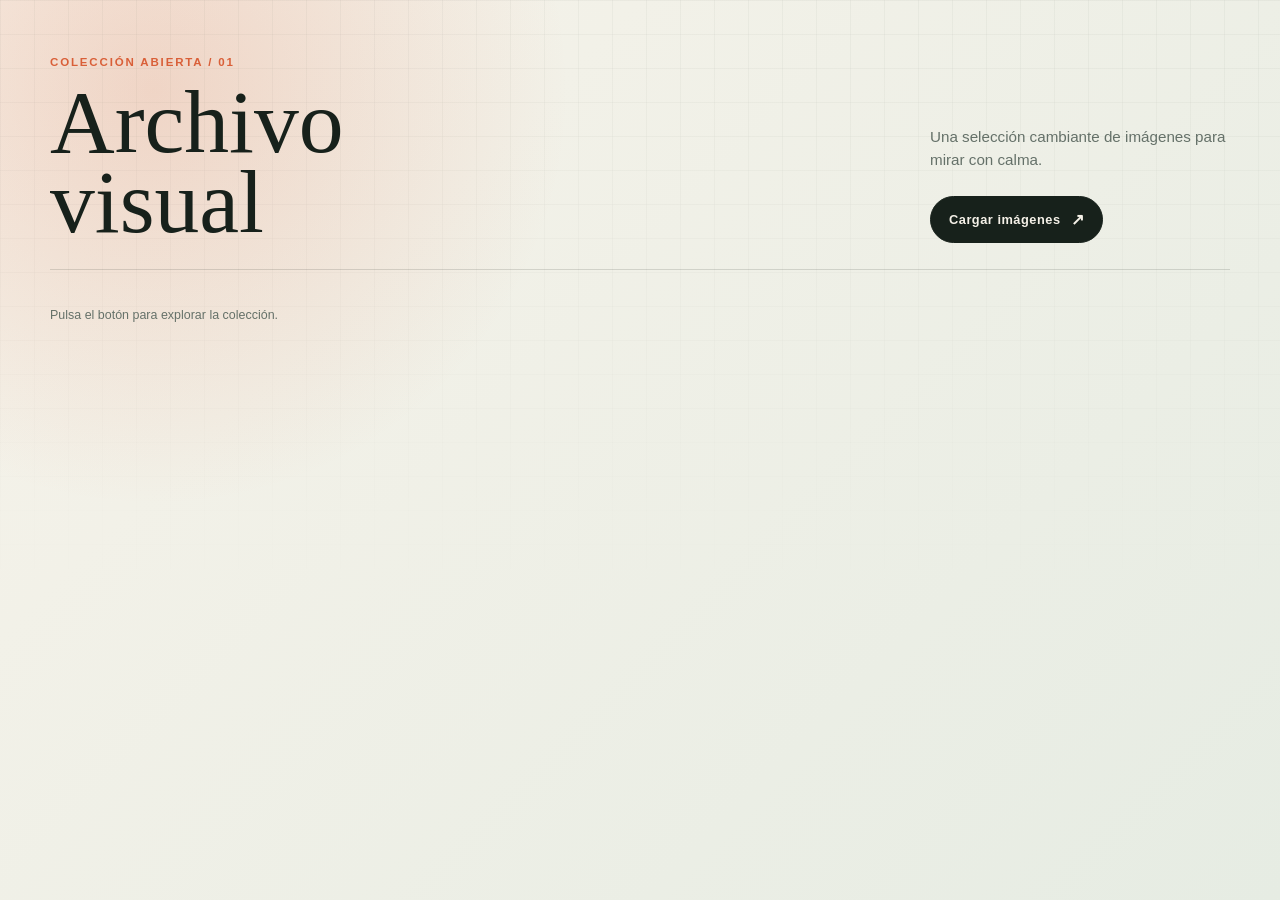
<file: api-imagenes/index.html>
<!DOCTYPE html>
<html lang="es">
<head>
    <meta charset="UTF-8">
    <meta name="viewport" content="width=device-width, initial-scale=1.0">
    <meta name="description" content="Una galería editorial alimentada por la API de Picsum.">
    <title>Archivo visual | Galería</title>
    <style>
        :root { --ink: #17211b; --muted: #657169; --paper: #f5f1e8; --panel: rgba(255, 253, 248, 0.84); --accent: #d95f38; --line: rgba(23, 33, 27, 0.14); --shadow: 0 18px 50px rgba(46, 38, 27, 0.12); }
        * { box-sizing: border-box; }
        body { min-height: 100vh; margin: 0; color: var(--ink); font-family: Georgia, "Times New Roman", serif; background: radial-gradient(circle at 12% 10%, rgba(217, 95, 56, 0.2), transparent 26rem), linear-gradient(135deg, #f7f3ea 0%, #e6ece3 100%); }
        body::before { position: fixed; inset: 0; z-index: -1; opacity: 0.25; background-image: linear-gradient(var(--line) 1px, transparent 1px), linear-gradient(90deg, var(--line) 1px, transparent 1px); background-size: 34px 34px; content: ""; mask-image: linear-gradient(to bottom, black, transparent 70%); }
        .contenedor { width: min(1180px, calc(100% - 40px)); margin: 0 auto; padding: 56px 0 72px; }
        .cabecera { display: flex; align-items: end; justify-content: space-between; gap: 32px; margin-bottom: 38px; border-bottom: 1px solid var(--line); padding-bottom: 26px; }
        .eyebrow { margin: 0 0 12px; color: var(--accent); font: 700 0.72rem/1.2 Arial, sans-serif; letter-spacing: 0.16em; text-transform: uppercase; }
        h1 { max-width: 620px; margin: 0; font-size: clamp(2.8rem, 7vw, 6.4rem); font-weight: 400; line-height: 0.9; letter-spacing: 0; }
        .descripcion { max-width: 300px; margin: 0; color: var(--muted); font: 0.95rem/1.5 Arial, sans-serif; }
        .btn-cargar { display: inline-flex; align-items: center; gap: 10px; margin-top: 24px; padding: 13px 18px; border: 1px solid var(--ink); border-radius: 999px; color: var(--paper); background: var(--ink); font: 700 0.8rem Arial, sans-serif; letter-spacing: 0.04em; cursor: pointer; transition: transform 180ms ease, background 180ms ease; }
        .btn-cargar::after { content: "↗"; font-size: 1rem; }
        .btn-cargar:hover { transform: translateY(-2px); background: var(--accent); }
        .btn-cargar:disabled { cursor: wait; opacity: 0.65; transform: none; }
        .estado { min-height: 22px; margin: 0 0 20px; color: var(--muted); font: 0.78rem Arial, sans-serif; }
        .error { color: #a93428; }
        .galeria { display: grid; grid-template-columns: repeat(4, 1fr); gap: 18px; }
        .img-card { overflow: hidden; border: 1px solid var(--line); border-radius: 4px; background: var(--panel); box-shadow: var(--shadow); animation: aparecer 500ms both; }
        .img-card:nth-child(2n) { transform: translateY(24px); }
        .img-card img { display: block; width: 100%; aspect-ratio: 4 / 3; object-fit: cover; filter: saturate(0.82); transition: transform 400ms ease, filter 400ms ease; }
        .img-card:hover img { transform: scale(1.05); filter: saturate(1); }
        .img-card h2 { margin: 0; padding: 15px 16px 17px; font-size: 1.05rem; font-weight: 400; }
        @keyframes aparecer { from { opacity: 0; transform: translateY(14px); } to { opacity: 1; transform: translateY(0); } }
        @media (max-width: 850px) { .galeria { grid-template-columns: repeat(2, 1fr); } .img-card:nth-child(2n) { transform: none; } }
        @media (max-width: 560px) { .contenedor { width: min(100% - 28px, 440px); padding-top: 34px; } .cabecera { display: block; } .galeria { grid-template-columns: 1fr; } }
    </style>
</head>
<body>
    <div class="contenedor">
        <header class="cabecera">
            <div>
                <p class="eyebrow">Colección abierta / 01</p>
                <h1>Archivo<br>visual</h1>
            </div>
            <div>
                <p class="descripcion">Una selección cambiante de imágenes para mirar con calma.</p>
                <button class="btn-cargar" type="button">Cargar imágenes</button>
            </div>
        </header>
        <p class="estado" aria-live="polite">Pulsa el botón para explorar la colección.</p>
        <div class="galeria"></div>
    </div>

    <script src="galeria.js"></script>
</body>
</html>
</file>
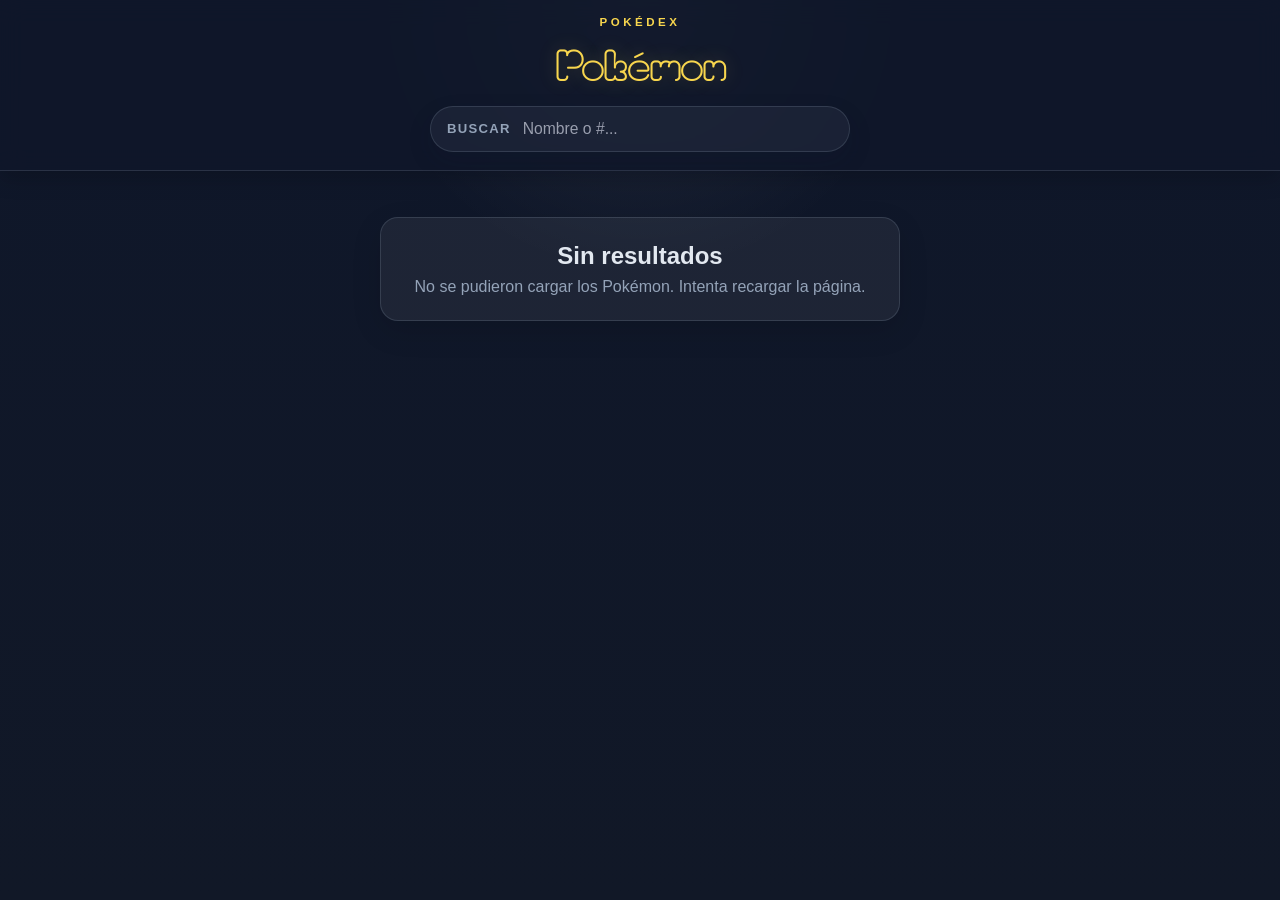
<file: api-pokemon/index.html>
<!doctype html>
<html lang="es">
  <head>
    <meta charset="UTF-8" />
    <meta name="viewport" content="width=device-width, initial-scale=1.0" />
    <link rel="preconnect" href="https://fonts.googleapis.com" />
    <link rel="preconnect" href="https://fonts.gstatic.com" crossorigin />
    <link href="https://fonts.googleapis.com/css2?family=Moirai+One&display=swap" rel="stylesheet" />
    <link rel="stylesheet" href="style.css" />
    <title>Pokédex</title>
  </head>
  <body>
    <header class="site-header">
      <div class="header-content">
        <div class="header-title-wrap">
          <p class="eyebrow">Pokédex</p>
          <h1 class="tipos">Pokémon</h1>
        </div>

        <label class="search-field" for="searchPokemon">
          <span>Buscar</span>
          <input
            id="searchPokemon"
            type="search"
            placeholder="Nombre o #..."
            aria-label="Buscar Pokémon"
          />
        </label>
      </div>
    </header>

    <main>
      <div id="todos">
        <div class="pokemonTodos" id="listaPokemon"></div>
      </div>
    </main>

    <script src="pokemon.js"></script>
  </body>
</html>
</file>
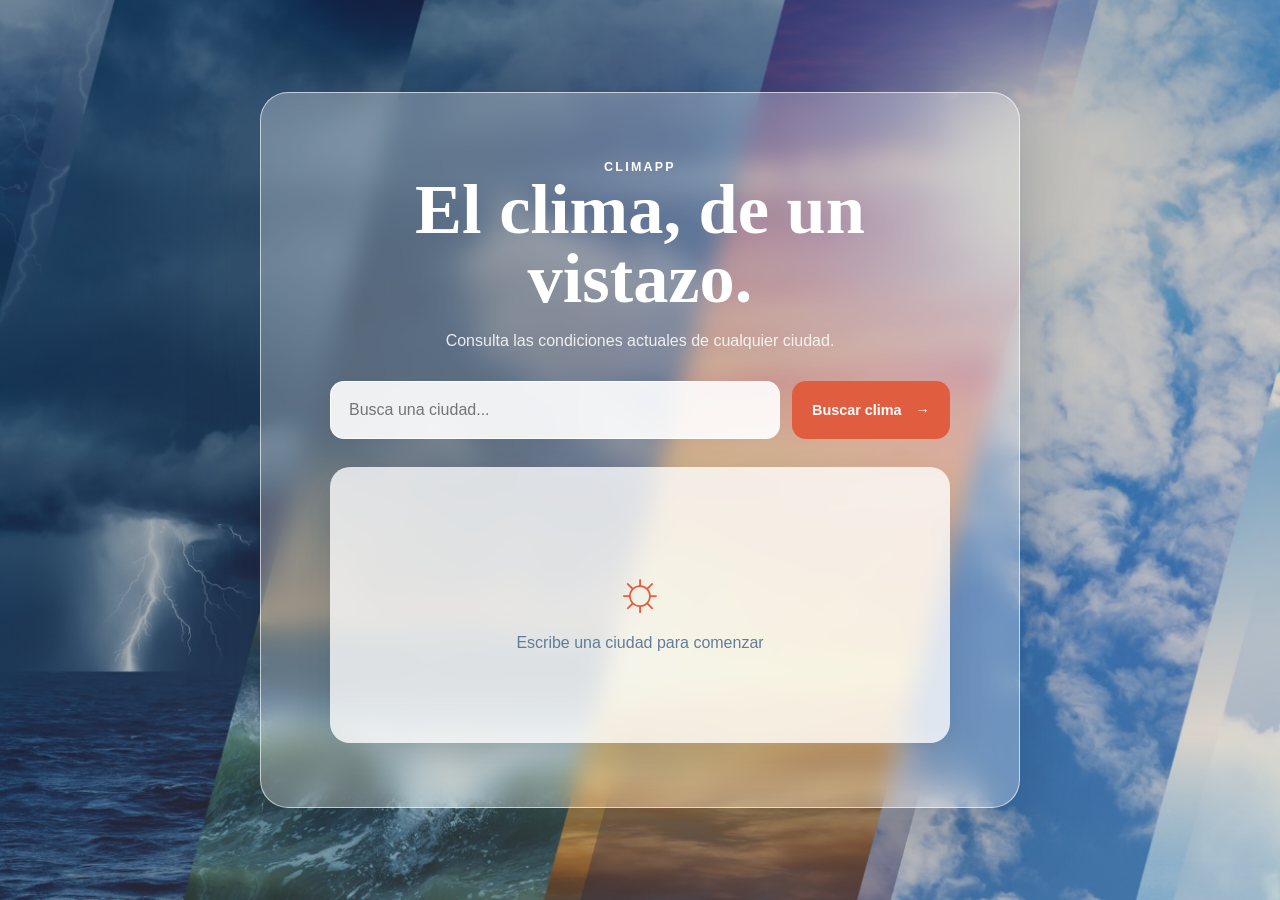
<file: clima-api/index.html>
<!DOCTYPE html>
<html lang="es">
<head>
    <meta charset="UTF-8">
    <meta name="viewport" content="width=device-width, initial-scale=1.0">
    <link rel="stylesheet" href="styles.css">
    <meta name="description" content="Consulta el clima actual de cualquier ciudad">
    <title>ClimApp | Clima por ciudades</title>
</head>
<body>
    <main class="contenedor">
        <section class="encabezado" aria-labelledby="titulo">
            <span class="marca">CLIMAPP</span>
            <h1 id="titulo">El clima, de un vistazo.</h1>
            <p>Consulta las condiciones actuales de cualquier ciudad.</p>
        </section>

        <form class="busqueda" autocomplete="off">
            <label class="sr-only" for="ciudad">Ciudad</label>
            <input id="ciudad" type="text" class="input-ciudad" placeholder="Busca una ciudad..." maxlength="80" required>
            <button class="btn-buscar" type="submit">
                <span>Buscar clima</span>
                <span aria-hidden="true">&#8594;</span>
            </button>
        </form>

        <section class="resultado" aria-live="polite" aria-atomic="true">
            <div class="estado-inicial">
                <span class="icono-clima" aria-hidden="true">&#9788;</span>
                <p>Escribe una ciudad para comenzar</p>
            </div>
        </section>
    </main>

    <script src="clima.js"></script>
</body>
</html>
</file>
<file: api-pokemon/style.css>
* {
  box-sizing: border-box;
  margin: 0;
  padding: 0;
}

:root {
  --bg-1: #0f172a;
  --bg-2: #111827;
  --panel: rgba(15, 23, 42, 0.76);
  --line: rgba(148, 163, 184, 0.2);
  --text: #e2e8f0;
  --muted: #94a3b8;
  --shadow: rgba(15, 23, 42, 0.35);
}

html {
  scroll-behavior: smooth;
}

body {
  min-height: 100vh;
  font-family: Arial, Helvetica, sans-serif;
  background:
    radial-gradient(circle at top, rgba(255, 255, 255, 0.08), transparent 25%),
    linear-gradient(180deg, #0f172a 0%, #111827 100%);
  color: var(--text);
  padding-bottom: 3rem;
}

img {
  display: block;
  max-width: 100%;
}

button,
input {
  font: inherit;
}

.site-header {
  position: sticky;
  top: 0;
  z-index: 100;
  width: 100%;
  background: rgba(15, 23, 42, 0.8);
  backdrop-filter: blur(12px);
  border-bottom: 1px solid var(--line);
  box-shadow: 0 8px 20px rgba(0, 0, 0, 0.18);
}

.header-content {
  max-width: 1200px;
  margin: 0 auto;
  padding: 16px 20px 18px;
  display: flex;
  flex-direction: column;
  align-items: center;
  gap: 14px;
}

.header-title-wrap {
  display: flex;
  flex-direction: column;
  align-items: center;
  gap: 8px;
}

.eyebrow {
  letter-spacing: 0.22rem;
  text-transform: uppercase;
  color: #f8d64e;
  font-size: 0.72rem;
  font-weight: 700;
}

.tipos {
  font-family: "Moirai One", system-ui;
  font-size: clamp(1.8rem, 3vw, 2.6rem);
  font-weight: 900;
  color: #f8d64e;
  text-align: center;
  text-shadow: 0 0 18px rgba(248, 214, 78, 0.28);
}

.search-field {
  width: min(100%, 420px);
  display: flex;
  align-items: center;
  gap: 0.75rem;
  background: rgba(148, 163, 184, 0.08);
  border: 1px solid var(--line);
  border-radius: 999px;
  padding: 0.8rem 1rem;
  box-shadow: 0 10px 25px rgba(15, 23, 42, 0.14);
}

.search-field span {
  color: var(--muted);
  font-size: 0.82rem;
  font-weight: 700;
  text-transform: uppercase;
  letter-spacing: 0.08rem;
}

.search-field input {
  flex: 1;
  background: transparent;
  border: none;
  outline: none;
  color: var(--text);
  font-size: 0.98rem;
}

.search-field input::placeholder {
  color: rgba(238, 242, 255, 0.6);
}

main {
  max-width: 1200px;
  margin: 0 auto;
  padding: 26px 20px 0;
}

.pokemonTodos {
  display: grid;
  grid-template-columns: repeat(auto-fit, minmax(210px, 1fr));
  gap: 18px;
}

.pokemon {
  position: relative;
  border-radius: 22px;
  background: linear-gradient(135deg, var(--type-primary), var(--type-secondary));
  padding: 16px 12px 12px;
  box-shadow: 0 14px 28px rgba(15, 23, 42, 0.22), 0 0 20px rgba(255, 255, 255, 0.08);
  transition: transform 0.18s ease, box-shadow 0.18s ease;
}

.pokemon:hover {
  transform: translateY(-3px);
  box-shadow: 0 18px 32px rgba(15, 23, 42, 0.26), 0 0 20px rgba(255, 255, 255, 0.1);
}

.pokemonIdFondo {
  position: absolute;
  top: 8px;
  left: 50%;
  transform: translateX(-50%);
  font-size: clamp(2.1rem, 4vw, 3.1rem);
  font-weight: 900;
  letter-spacing: 0.08rem;
  color: rgba(255, 255, 255, 0.18);
  line-height: 1;
  pointer-events: none;
}

.pokemonImagen {
  position: relative;
  z-index: 2;
  display: flex;
  justify-content: center;
  align-items: center;
  min-height: 150px;
  margin-bottom: -14px;
}

.pokemonImagen img {
  width: min(100%, 170px);
  height: 170px;
  object-fit: contain;
  filter: drop-shadow(0 18px 20px rgba(15, 23, 42, 0.3));
}

.pokemonInfo {
  position: relative;
  z-index: 2;
  background: rgba(255, 255, 255, 0.96);
  border-radius: 18px;
  padding: 12px 10px 14px;
  box-shadow: inset 0 0 0 1px rgba(15, 23, 42, 0.04);
  text-align: center;
}

.pokemonId {
  color: #64748b;
  font-size: 0.74rem;
  font-weight: 700;
  margin-bottom: 6px;
}

.pokemonNombre {
  color: #1f2937;
  font-size: 0.9rem;
  font-weight: 800;
  text-transform: capitalize;
  letter-spacing: 0.04rem;
}

.sinResultados {
  grid-column: 1 / -1;
  width: min(100%, 520px);
  margin: 20px auto 0;
  padding: 24px 18px;
  text-align: center;
  border-radius: 18px;
  background: rgba(255, 255, 255, 0.06);
  border: 1px solid var(--line);
  box-shadow: 0 10px 30px rgba(0, 0, 0, 0.12);
}

.sinResultados h3 {
  font-size: 1.5rem;
  color: var(--text);
  margin-bottom: 8px;
}

.sinResultados p {
  color: var(--muted);
}

@media (max-width: 620px) {
  .header-content {
    padding-top: 12px;
  }

  .search-field {
    width: 100%;
  }

  .pokemonTodos {
    grid-template-columns: repeat(2, minmax(0, 1fr));
    gap: 12px;
  }

  .pokemon {
    padding: 12px 8px 8px;
  }

  .pokemonImagen {
    min-height: 120px;
    margin-bottom: -8px;
  }

  .pokemonImagen img {
    width: 120px;
    height: 120px;
  }
}
</file>
<file: clima-api/styles.css>
:root {
    --ink: #102a43;
    --muted: #627d98;
    --accent: #e05d3f;
    --accent-dark: #b94631;
    --line: rgba(255, 255, 255, 0.62);
    --panel: rgba(255, 255, 255, 0.78);
}

body {
    margin: 0;
    min-height: 100vh;
    display: flex;
    justify-content: center;
    align-items: center;
    padding: 32px 20px;
    box-sizing: border-box;
    color: var(--ink);
    font-family: Georgia, 'Times New Roman', serif;
    background: linear-gradient(135deg, rgba(12, 48, 74, 0.52), rgba(244, 178, 111, 0.28)), url('El-Clima-hoy.jpg') center / cover fixed;
}

.contenedor {
    display: flex;
    flex-direction: column;
    align-items: center;
    gap: 28px;
    width: min(100%, 760px);
    padding: clamp(28px, 6vw, 64px);
    box-sizing: border-box;
    border: 1px solid var(--line);
    border-radius: 28px;
    background: rgba(247, 250, 252, 0.28);
    box-shadow: 0 24px 70px rgba(16, 42, 67, 0.25);
    backdrop-filter: blur(12px);
}

.encabezado {
    text-align: center;
}

.marca {
    color: #fff;
    font: 700 0.78rem/1 Arial, sans-serif;
    letter-spacing: 0.18em;
}

h1 {
    margin: 0;
    color: #fff;
    font-size: clamp(2.2rem, 6vw, 4.4rem);
    line-height: 0.98;
}

.encabezado p {
    margin: 16px 0 0;
    color: rgba(255, 255, 255, 0.86);
    font: 1rem/1.5 Arial, sans-serif;
}

.busqueda {
    display: flex;
    align-items: center;
    gap: 12px;
    width: 100%;
    max-width: 620px;
}

.input-ciudad {
    flex: 1;
    min-width: 0;
    height: 58px;
    border: 1px solid rgba(255, 255, 255, 0.8);
    border-radius: 14px;
    padding: 0 18px;
    font-size: 1rem;
    color: var(--ink);
    background: rgba(255, 255, 255, 0.9);
    outline: none;
    box-sizing: border-box;
}

.input-ciudad:focus {
    border-color: var(--accent);
    box-shadow: 0 0 0 4px rgba(224, 93, 63, 0.2);
}

.btn-buscar {
    display: flex;
    align-items: center;
    gap: 14px;
    height: 58px;
    padding: 0 20px;
    border: none;
    border-radius: 14px;
    background: var(--accent);
    color: white;
    font: 700 0.9rem Arial, sans-serif;
    cursor: pointer;
    transition: transform 180ms ease, background 180ms ease;
}

.btn-buscar:hover {
    background: var(--accent-dark);
    transform: translateY(-2px);
}

.btn-buscar:disabled {
    cursor: wait;
    opacity: 0.7;
    transform: none;
}

.resultado {
    width: min(100%, 620px);
    min-height: 220px;
    padding: 28px;
    box-sizing: border-box;
    border-radius: 20px;
    background: var(--panel);
    box-shadow: 0 16px 35px rgba(16, 42, 67, 0.14);
    font-family: Arial, sans-serif;
}

.estado-inicial {
    display: grid;
    min-height: 220px;
    place-content: center;
    gap: 12px;
    color: var(--muted);
    text-align: center;
}

.estado-inicial p {
    margin: 0;
}

.icono-clima {
    color: var(--accent);
    font-size: 3.5rem;
}

.resultado h2 {
    margin: 0;
    color: var(--ink);
    font: 700 2rem Georgia, 'Times New Roman', serif;
}

.detalle-clima {
    display: grid;
    grid-template-columns: repeat(3, 1fr);
    gap: 12px;
    margin-top: 24px;
}

.dato {
    padding: 14px;
    border-left: 3px solid var(--accent);
    background: rgba(255, 255, 255, 0.6);
}

.dato small {
    display: block;
    margin-bottom: 6px;
    color: var(--muted);
    font-size: 0.72rem;
    text-transform: uppercase;
    letter-spacing: 0.08em;
}

.dato strong {
    display: block;
    font-size: 1rem;
}

.descripcion {
    margin: 20px 0 0;
    color: var(--muted);
    text-transform: capitalize;
}

.sr-only {
    position: absolute;
    width: 1px;
    height: 1px;
    padding: 0;
    margin: -1px;
    overflow: hidden;
    clip: rect(0, 0, 0, 0);
    white-space: nowrap;
    border: 0;
}

@media (max-width: 600px) {
    .busqueda {
        flex-direction: column;
        width: 100%;
    }

    .input-ciudad, .btn-buscar {
        width: 100%;
    }

    .detalle-clima {
        grid-template-columns: 1fr;
    }
}

@media (max-width: 420px) {
    body {
        padding: 12px;
    }

    .contenedor, .resultado {
        border-radius: 20px;
    }

    .resultado {
        padding: 22px;
    }
}
</file>
